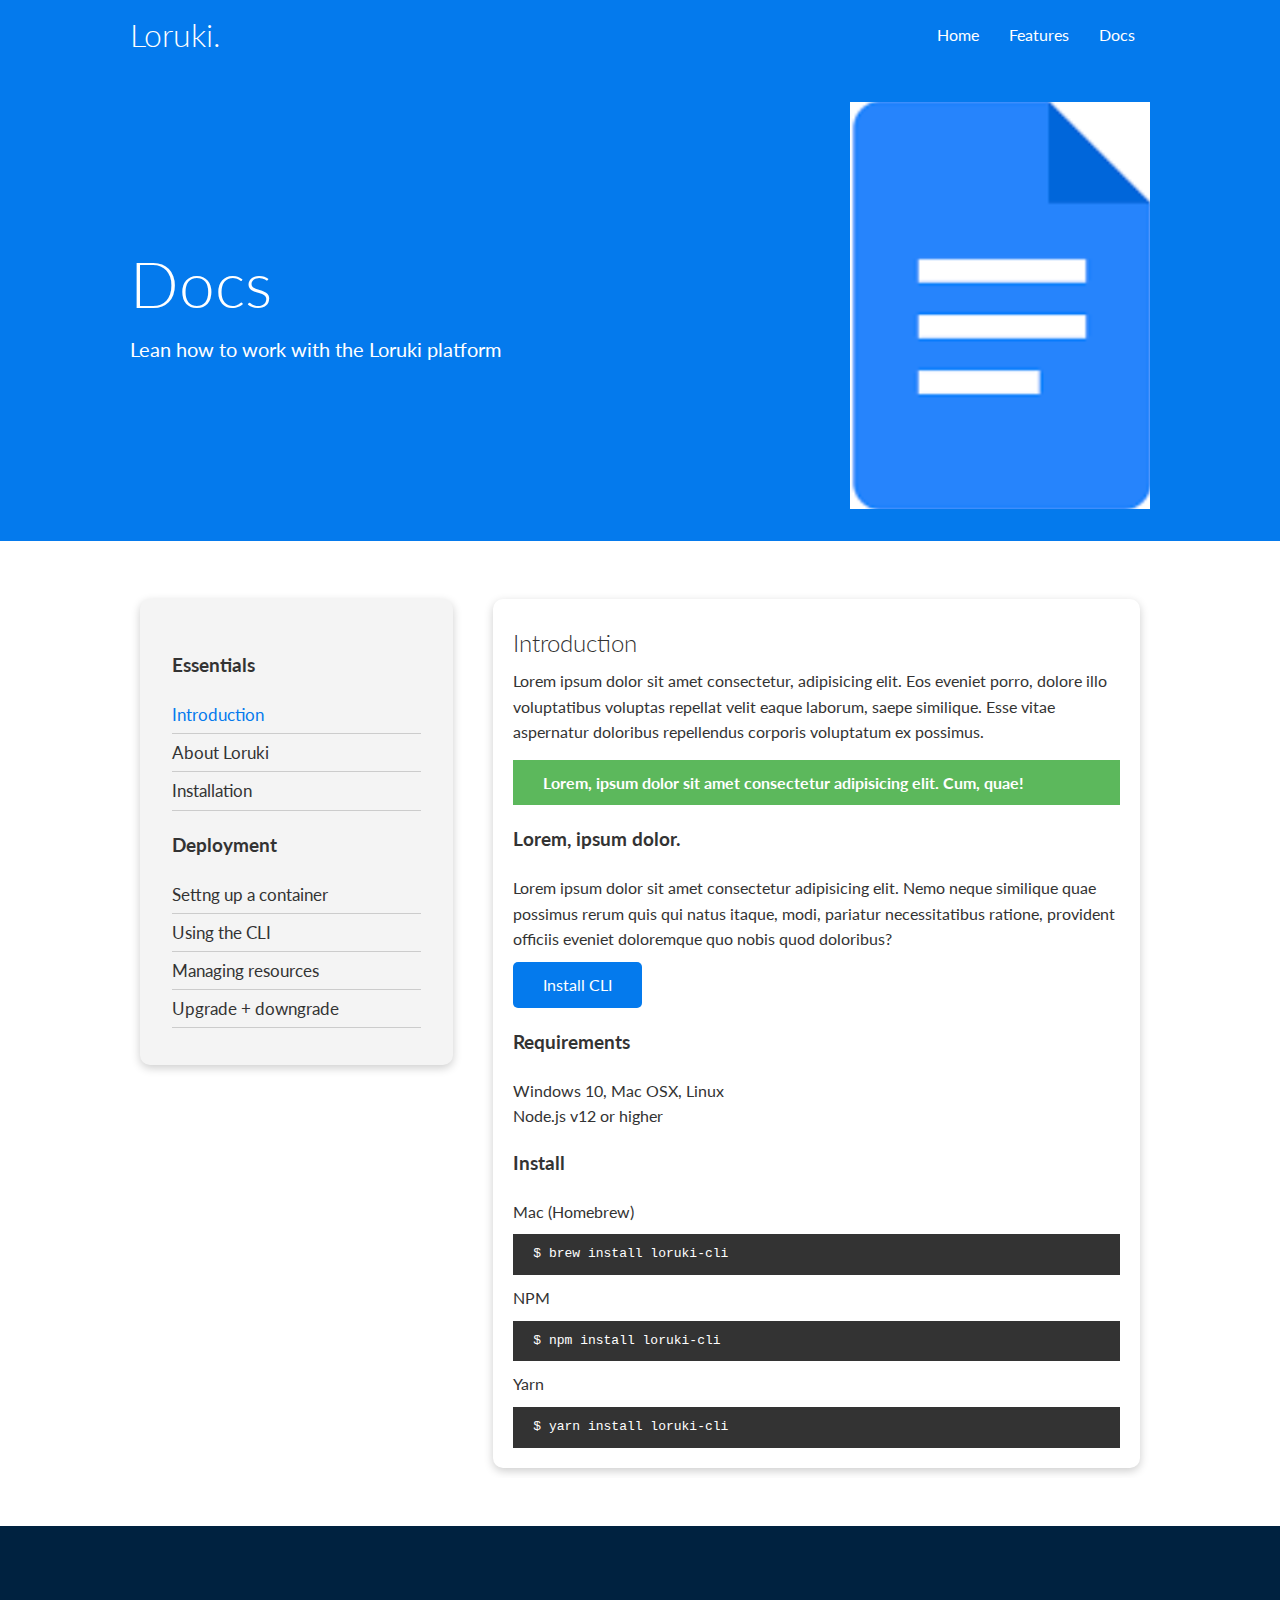
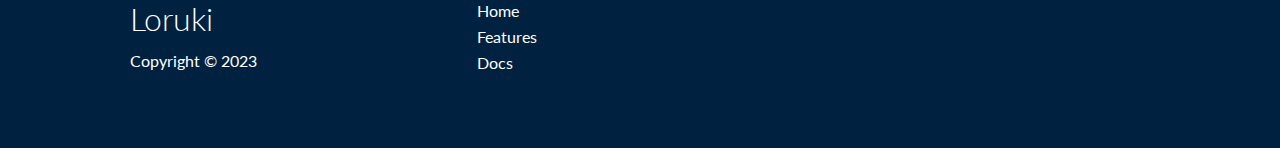
<file: docs.html>
<!DOCTYPE html>
<html lang="en">
<head>
    <meta charset="UTF-8">
    <meta name="viewport" content="width=device-width, initial-scale=1.0">
    <link rel="stylesheet" href="https://cdnjs.cloudflare.com/ajax/libs/font-awesome/5.15.1/css/all.min.css" integrity="sha512-+4zCK9k+qNFUR5X+cKL9EIR+ZOhtIloNl9GIKS57V1MyNsYpYcUrUeQc9vNfzsWfV28IaLL3i96P9sdNyeRssA==" crossorigin="anonymous" referrerpolicy="no-referrer" />
    <link rel="stylesheet" href="./css/utilities.css">
    <link rel="stylesheet" href="./css/style.css">
    <title>Responsive Website | HTML, CSS Grid, Flexbox, + More</title>
</head>
<body>
    <!-- Navbar -->
    <div class="navbar">
        <div class="container flex">
            <h1 class="logo">Loruki.</h1>
            <nav>
                <ul>
                    <li><a href="index.html">Home</a></li>
                    <li><a href="features.html">Features</a></li>
                    <li><a href="docs.html">Docs</a></li>
                </ul>
            </nav>
        </div>
    </div>

    <!-- Head -->
    <section class="docs-head bg-primary py-3">
        <div class="container grid">
           <div>
                <h1 class="xl">Docs</h1>
                <p class="lead">
                Lean how to work with the Loruki platform
                </p>
            </div>
            <img src="./images/docs.png" alt="">
        </div>  
    </section>

    <!-- Docs Main -->
    <section class="docs-main my-4">
        <div class="container grid">
            <div class="card bg-light p-3">
                <h3 class="my-2">Essentials</h3>
                <nav>
                    <ul>
                        <li><a class="text-primary" href="#">Introduction</a></li>
                        <li><a href="#">About Loruki</a></li>
                        <li><a href="#">Installation</a></li>
                    </ul>
                </nav>
                <h3 class="my-2">Deployment</h3>
                <nav>
                    <ul>
                        <li><a href="#">Settng up a container</a></li>
                        <li><a href="#">Using the CLI</a></li>
                        <li><a href="#">Managing resources</a></li>
                        <li><a href="#">Upgrade + downgrade</a></li>
                    </ul>
                </nav>
            </div>
            <div class="card">
                <h2>Introduction</h2>
                <p>Lorem ipsum dolor sit amet consectetur, 
                adipisicing elit. Eos eveniet porro, 
                dolore illo voluptatibus voluptas repellat velit eaque laborum, saepe similique. 
                Esse vitae aspernatur doloribus repellendus corporis voluptatum ex possimus.</p>
                <div class="alert alert-success">
                    <i class="fas fa-info"></i>Lorem, ipsum dolor sit amet consectetur adipisicing elit. Cum, quae!
                </div>
                <h3>Lorem, ipsum dolor.</h3>
                <p>Lorem ipsum dolor sit amet consectetur adipisicing elit. Nemo neque similique quae possimus rerum quis qui natus itaque, modi, pariatur necessitatibus ratione, provident officiis eveniet doloremque quo nobis quod doloribus?</p>
                <a href="#" class="btn btn-primary">Install CLI</a>

                <h3>Requirements</h3>
                <ul>
                    <li>Windows 10, Mac OSX, Linux</li>
                    <li>Node.js v12 or higher</li>
                </ul>

                <h3>Install</h3>
                <p>Mac (Homebrew)</p>
                <pre><code>$ brew install loruki-cli</code></pre>
                <p>NPM</p>
                <pre><code>$ npm install loruki-cli</code></pre>
                <p>Yarn</p>
                <pre><code>$ yarn install loruki-cli</code></pre>

            </div>
        </div>
    </section>

    <!-- Footer -->
    <footer class="footer bg-dark py-5">
        <div class="container grid grid-3">
            <div>
                <h1>Loruki</h1>
                <p>Copyright &copy; 2023</p>
            </div>
            <nav>
                <ul>
                    <li><a href="index.html">Home</a></li>
                    <li><a href="features.html">Features</a></li>
                    <li><a href="docs.html">Docs</a></li>
                </ul>
            </nav>
            <div class="social">
                <a href="#"><i class="fab fa-github fa-2x"></i></a>
                <a href="#"><i class="fab fa-twitter fa-2x"></i></a>
                <a href="#"><i class="fab fa-facebook fa-2x"></i></a>
                <a href="#"><i class="fab fa-linkedin fa-2x"></i></a>
            </div>
        </div>
    </footer>
</body>
</html>
</file>
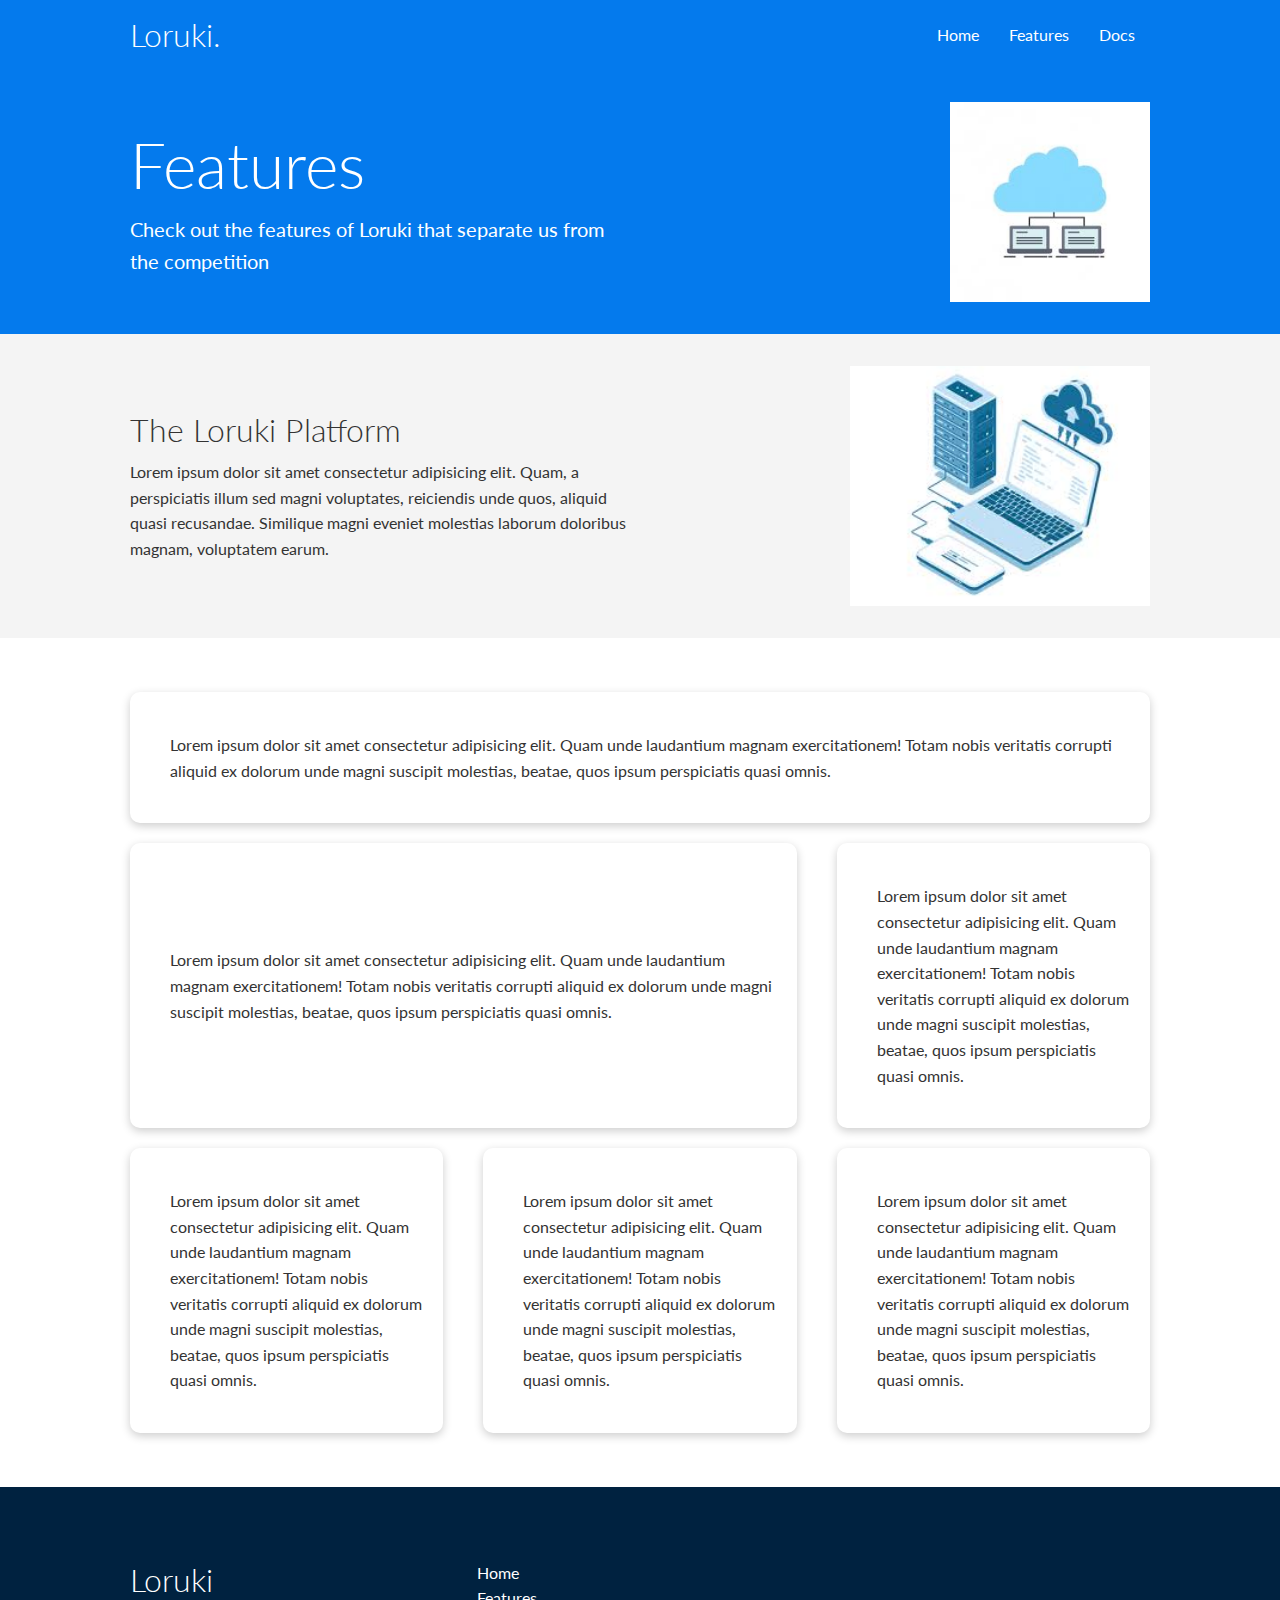
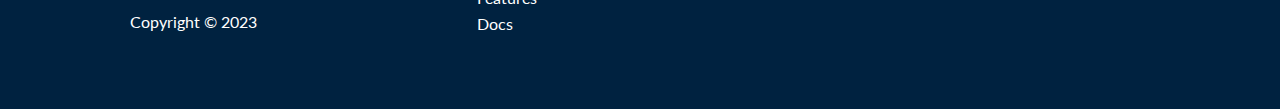
<file: features.html>
<!DOCTYPE html>
<html lang="en">
<head>
    <meta charset="UTF-8">
    <meta name="viewport" content="width=device-width, initial-scale=1.0">
    <link rel="stylesheet" href="https://cdnjs.cloudflare.com/ajax/libs/font-awesome/5.15.1/css/all.min.css" integrity="sha512-+4zCK9k+qNFUR5X+cKL9EIR+ZOhtIloNl9GIKS57V1MyNsYpYcUrUeQc9vNfzsWfV28IaLL3i96P9sdNyeRssA==" crossorigin="anonymous" referrerpolicy="no-referrer" />
    <link rel="stylesheet" href="./css/utilities.css">
    <link rel="stylesheet" href="./css/style.css">
    <title>Responsive Website | HTML, CSS Grid, Flexbox, + More</title>
</head>
<body>
    <!-- Navbar -->
    <div class="navbar">
        <div class="container flex">
            <h1 class="logo">Loruki.</h1>
            <nav>
                <ul>
                    <li><a href="index.html">Home</a></li>
                    <li><a href="features.html">Features</a></li>
                    <li><a href="docs.html">Docs</a></li>
                </ul>
            </nav>
        </div>
    </div>

    <!-- Head -->
    <section class="features-head bg-primary py-3">
        <div class="container grid">
           <div>
                <h1 class="xl">Features</h1>
                <p class="lead">
                Check out the features of Loruki that 
                separate us from the
                 competition
                </p>
            </div>
            <img src="./images/server.jpg" alt="">
        </div>  
    </section>

    <!-- Sub head -->
    <section class="features-sub-head bg-light py-3">
        <div class="container grid">
            <div>
                <h1 class="md">The Loruki Platform</h1>
                <p>
                    Lorem ipsum dolor sit amet consectetur
                    adipisicing elit. Quam, a perspiciatis
                    illum sed magni voluptates, reiciendis
                    unde quos, aliquid quasi recusandae.
                    Similique magni eveniet molestias laborum doloribus magnam,
                    voluptatem earum.
                </p>
            </div>
            <img src="./images/server2.jpg" alt="">
        </div>
    </section>

    <section class="features-main py-2">
        <div class="container grid grid-3">
            <div class="card flex">
                <i class="fas fa-server fa-3x"></i>
                <p>Lorem ipsum dolor sit amet consectetur adipisicing elit.
                 Quam unde laudantium magnam exercitationem! Totam nobis
                 veritatis corrupti aliquid ex dolorum unde magni
                 suscipit molestias, beatae, quos ipsum perspiciatis quasi omnis.</p>
            </div>
            <div class="card flex">
                <i class="fas fa-network-wired fa-3x"></i>
                <p>Lorem ipsum dolor sit amet consectetur adipisicing elit.
                 Quam unde laudantium magnam exercitationem! Totam nobis
                 veritatis corrupti aliquid ex dolorum unde magni
                 suscipit molestias, beatae, quos ipsum perspiciatis quasi omnis.</p>
            </div>
            <div class="card flex">
                <i class="fas fa-laptop-code fa-3x"></i>
                <p>Lorem ipsum dolor sit amet consectetur adipisicing elit.
                 Quam unde laudantium magnam exercitationem! Totam nobis
                 veritatis corrupti aliquid ex dolorum unde magni
                 suscipit molestias, beatae, quos ipsum perspiciatis quasi omnis.</p>
            </div>
            <div class="card flex">
                <i class="fas fa-database fa-3x"></i>
                <p>Lorem ipsum dolor sit amet consectetur adipisicing elit.
                 Quam unde laudantium magnam exercitationem! Totam nobis
                 veritatis corrupti aliquid ex dolorum unde magni
                 suscipit molestias, beatae, quos ipsum perspiciatis quasi omnis.</p>
            </div>
            <div class="card flex">
                <i class="fas fa-power-off fa-3x"></i>
                <p>Lorem ipsum dolor sit amet consectetur adipisicing elit.
                 Quam unde laudantium magnam exercitationem! Totam nobis
                 veritatis corrupti aliquid ex dolorum unde magni
                 suscipit molestias, beatae, quos ipsum perspiciatis quasi omnis.</p>
            </div>
            <div class="card flex">
                <i class="fas fa-upload fa-3x"></i>
                <p>Lorem ipsum dolor sit amet consectetur adipisicing elit.
                 Quam unde laudantium magnam exercitationem! Totam nobis
                 veritatis corrupti aliquid ex dolorum unde magni
                 suscipit molestias, beatae, quos ipsum perspiciatis quasi omnis.</p>
            </div>
        </div>
    </section>

    <!-- Footer -->
    <footer class="footer bg-dark py-5">
        <div class="container grid grid-3">
            <div>
                <h1>Loruki</h1>
                <p>Copyright &copy; 2023</p>
            </div>
            <nav>
                <ul>
                    <li><a href="index.html">Home</a></li>
                    <li><a href="features.html">Features</a></li>
                    <li><a href="docs.html">Docs</a></li>
                </ul>
            </nav>
            <div class="social">
                <a href="#"><i class="fab fa-github fa-2x"></i></a>
                <a href="#"><i class="fab fa-twitter fa-2x"></i></a>
                <a href="#"><i class="fab fa-facebook fa-2x"></i></a>
                <a href="#"><i class="fab fa-linkedin fa-2x"></i></a>
            </div>
        </div>
    </footer>
</body>
</html>
</file>
<file: css/utilities.css>
.container {
    max-width: 1100px;
    margin: 0 auto;
    overflow: auto;
    padding: 0 40px;
}

.card {
    background-color: #fff;
    color: #333;
    border-radius: 10px;
    box-shadow: 0 3px 10px rgba(0, 0, 0, 0.2);
    padding: 20px;
    margin: 10px;
}

.btn {
    display: inline-block;
    padding: 10px 30px;
    cursor: pointer;
    background: var(--primary-color);
    color: #fff;
    border: none;
    border-radius: 5px;
}

.btn-outline {
    background-color: transparent;
    border: 1px solid #fff;
}

.btn:hover {
    transform: scale(.98);
}

/* Backgrounds & Colored buttons */
.bg-primary, .btn-primary {
    background-color: var(--primary-color);
    color: #fff;
}

.bg-secondary, .btn-secondary {
    background-color: var(--secondary-color);
    color: #fff;
}

.bg-dark, .btn-dark {
    background-color: var(--dark-color);
    color: #fff;
}

.bg-light, .btn-light {
    background-color: var(--light-color);
    color: #333;
}

.bg-primary a, .btn-primary a, .bg-secondary a,
.btn-secondary a, .bg-dark a, .btn-dark a {
    color: #fff;
}

/* Text Colors */
.text-primary {
   color: var(--primary-color);
    
}

.text-secondary {
    color: var(--secondary-color);
}

.text-dark {
    color: var(--dark-color);
}

.text-light {
    color: var(--light-color);
}


/* Text Sizes */
.lead {
    font-size: 20px;
}

.sm {
    font-size: 1rem;
}

.md {
    font-size: 2rem;
}

.lg {
    font-size: 3rem;
}

.xl {
    font-size: 4rem;
}

.text-center {
    text-align: center;
}

/* Alert */
.alert {
    background-color: var(--light-color);
    padding: 10px 20px;
    font-weight: bold;
    margin: 15px 0;
}

.alert i {
    margin-right: 10px;
}

.alert-success {
    background-color: var(--success-color);
    color: #fff;
}

.alert-error {
    background-color: var(--error-color);
    color: #fff;
}


.flex {
    display: flex;
    justify-content: center;
    align-items: center;
    height: 100%;
}

.grid {
    display: grid;
    grid-template-columns: repeat(2, 1fr);
    gap: 20px;
    justify-content: center;
    align-items: center;
    height: 100%;
}

.grid-3 {
    grid-template-columns: repeat(3, 1fr);
}

/* Margin */
.my-1 {
    margin: 1rem 0;
}

.my-2 {
    margin: 1.5rem 0;
}

.my-3 {
    margin: 2rem 0;
}

.my-4 {
    margin: 3rem 0;
}

.my-5 {
    margin: 4rem 0;
}

.m-1 {
    margin: 1rem;
}

.m-2 {
    margin: 1.5rem;
}

.m-3 {
    margin: 2rem;
}

.m-4 {
    margin: 3rem;
}

.m-5 {
    margin: 4rem;
}

/* Padding */
.py-1 {
    padding: 1rem 0;
}

.py-2 {
    padding: 1.5rem 0;
}

.py-3 {
    padding: 2rem 0;
}

.py-4 {
    padding: 3rem 0;
}

.py-5 {
    padding: 4rem 0;
}

.p-1 {
    padding: 1rem;
}

.p-2 {
    padding: 1.5rem;
}

.p-3 {
    padding: 2rem;
}

.p-4 {
    padding: 3rem;
}

.p-5 {
    padding: 4rem;
}
</file>
<file: css/style.css>
@import url('https://fonts.googleapis.com/css2?family=Lato:wght@300&display=swap');

:root {
    --primary-color: #047aed;
    --secondary-color: #1c3fa8;
    --dark-color: #002240;
    --light-color: #f4f4f4;
    --success-color: #5cb85c;
    --error-color: #d9534f;
}

* {
    box-sizing: border-box;
    padding: 0;
    margin: 0;
}

body {
    font-family: 'Lato', sans-serif;
    color: #333;
    line-height: 1.6;
}

ul {
    list-style-type: none;
}

a {
    text-decoration: none;
    color: #333;
}

h1, h2 {
    font-weight: 300;
    line-height: 1.2;
    margin: 10px 0;
}

p {
    margin: 10px 0;
}

img {
    width: 100%;
}

code, pre {
    background: #333;
    color: #fff;
    padding: 10px;
}

.hidden {
    visibility: hidden;
    height: 0;
}

/* Navbar Styles */
.navbar {
    background-color: var(--primary-color);
    color: #fff;
    height: 70px;
}

.navbar ul {
    display: flex;
}

.navbar a {
    color: #fff;
    padding: 10px;
    margin: 0 5px;
}

.navbar .flex {
    justify-content: space-between;
}

.navbar a:hover {
    border-bottom: 1px solid #fff;
}

/* Showcase */
.showcase {
    height: 400px;
    background-color: var(--primary-color);
    color: #fff;
    position: relative;
}

.showcase h1 {
    font-size: 40px;
}

.showcase p {
    margin: 20px 0;
}

.showcase .grid {
    overflow: visible;
    grid-template-columns: 55% 45%;
    gap: 30px;
}

.showcase-text {
    animation: slideInFromLeft 1s ease-in;
}

.showcase-form {
    position: relative;
    top: 60px;
    height: 350px;
    width: 400px;
    padding: 40px;
    z-index: 100;
    animation: slideInFromRight 1s ease-in;
}

.showcase-form .form-control {
    margin: 30px 0;
}

.showcase-form input[type='text'],
.showcase-form input[type='email'] {
    border: 0;
    border-bottom: 1px solid #b4becb;
    width: 100%;
    padding: 3px;
    font-size: 16px;
}

.showcase-form input:focus {
    outline: none;
}

.showcase::before,
.showcase::after {
    content: '';
    position: absolute;
    height: 100px;
    bottom: -70px;
    right: 0;
    left: 0;
    background: #fff;
    transform: skewY(-3deg);
}

/* Stats */
.stats {
    padding-top: 100px;
    animation: slideInFromBottom 1s ease-in;
}


.stats-heading {
    max-width: 500px;
    margin: auto;
}

.stats .grid h3 {
    font-size: 35px;
}

.stats .grid p {
    font-size: 20px;
    font-weight: bold;
}

/* Cli */
.cli .grid {
    grid-template-columns: repeat(3, 1fr);
    grid-template-rows: repeat(2, 1fr);
}

.cli .grid > *:first-child {
    grid-column: 1 / span 2;
    grid-row: 1 / span 2;
}

/* Cloud */
.cloud .grid {
    grid-template-columns: 4fr 3fr;
}

/* Languages */
.languages .flex {
    flex-wrap: wrap;
}

.languages .card {
    text-align: center;
    margin: 18px 10px 40px;
    transition: transform 0.2s ease-in;
}

.languages .card h4 {
    font-size: 20px;
    margin-bottom: 10px;
}

.languages .card:hover {
    transform: translateY(-15px);
}

/* Features */
.features-head img {
    width: 200px;
    justify-self: flex-end;
}

.features-sub-head img, .docs-head img {
    width: 300px;
    justify-self: flex-end;
}
.features-main .card > i {
    margin-right: 20px;

}

.features-main .grid {
    padding: 30px;
}

.features-main .grid > *:first-child {
    grid-column: 1 / span 3;
}

.features-main .grid > *:nth-child(2) {
    grid-column: 1 / span 2;
}

/* Docs */
.docs-main h3 {
    margin: 20px 0;
}

.docs-main .grid {
    grid-template-columns: 1fr 2fr;
    align-items: flex-start;
}

.docs-main nav li {
    font-size: 17px;
    padding-bottom: 5px;
    margin-bottom: 5px;
    border-bottom: 1px solid #ccc;
}

.docs-main a:hover {
    font-weight: bold;
}

/* Footer */
.footer .social a {
    margin: 0 10px;
}

/* Animations */
@keyframes slideInFromLeft {
    0% {
        transform: translateX(-100%);
    }

    100% {
        transform: translateX(0);
    }
}

@keyframes slideInFromRight {
    0% {
        transform: translateX(100%);
    }

    100% {
        transform: translateX(0);
    }
}

@keyframes slideInFromTop {
    0% {
        transform: translateY(-100%);
    }

    100% {
        transform: translateX(0);
    }
}

@keyframes slideInFromBottom {
    0% {
        transform: translateY(100%);
    }

    100% {
        transform: translateX(0);
    }
}

/* Tablets and under */
@media(max-width: 768px) {
    .grid, .showcase .grid,
    .stats .grid, .cli .grid,
    .cloud .grid, 
    .features-main .grid,
    .docs-main .grid {
        grid-template-columns: 1fr;
        grid-template-rows: 1fr;
    }

    .showcase {
        height: auto;
    }

    .showcase-text {
        text-align: center;
        margin-top: 40px;
        animation: slideInFromTop 1s ease-in;
    }

    .showcase-form {
        justify-self: center;
        margin: auto;
        animation: slideInFromBottom 1s ease-in;
    }

    .cli .grid > *:first-child {
        grid-column: 1;
        grid-row: 1;
    }

    .features-head,
    features-sub-head img,
    .docs-head {
        text-align: center;
    }

    .features-head img,
    .features-sub-head img,
    .docs-head img {
        justify-self: center;
    }

    .features-main .grid > *:first-child,
    .features-main .grid > *:nth-child(2) {
        grid-column: 1;

    }

}

/* Mobile */
@media(max-width: 500px) {
    .navbar {
        height: 110px;
    }

    .navbar .flex {
        flex-direction: column;
    }

    .navbar ul {
        padding: 10px;
        background-color: rgba(0, 0, 0, 0.1);
    }

}
</file>
